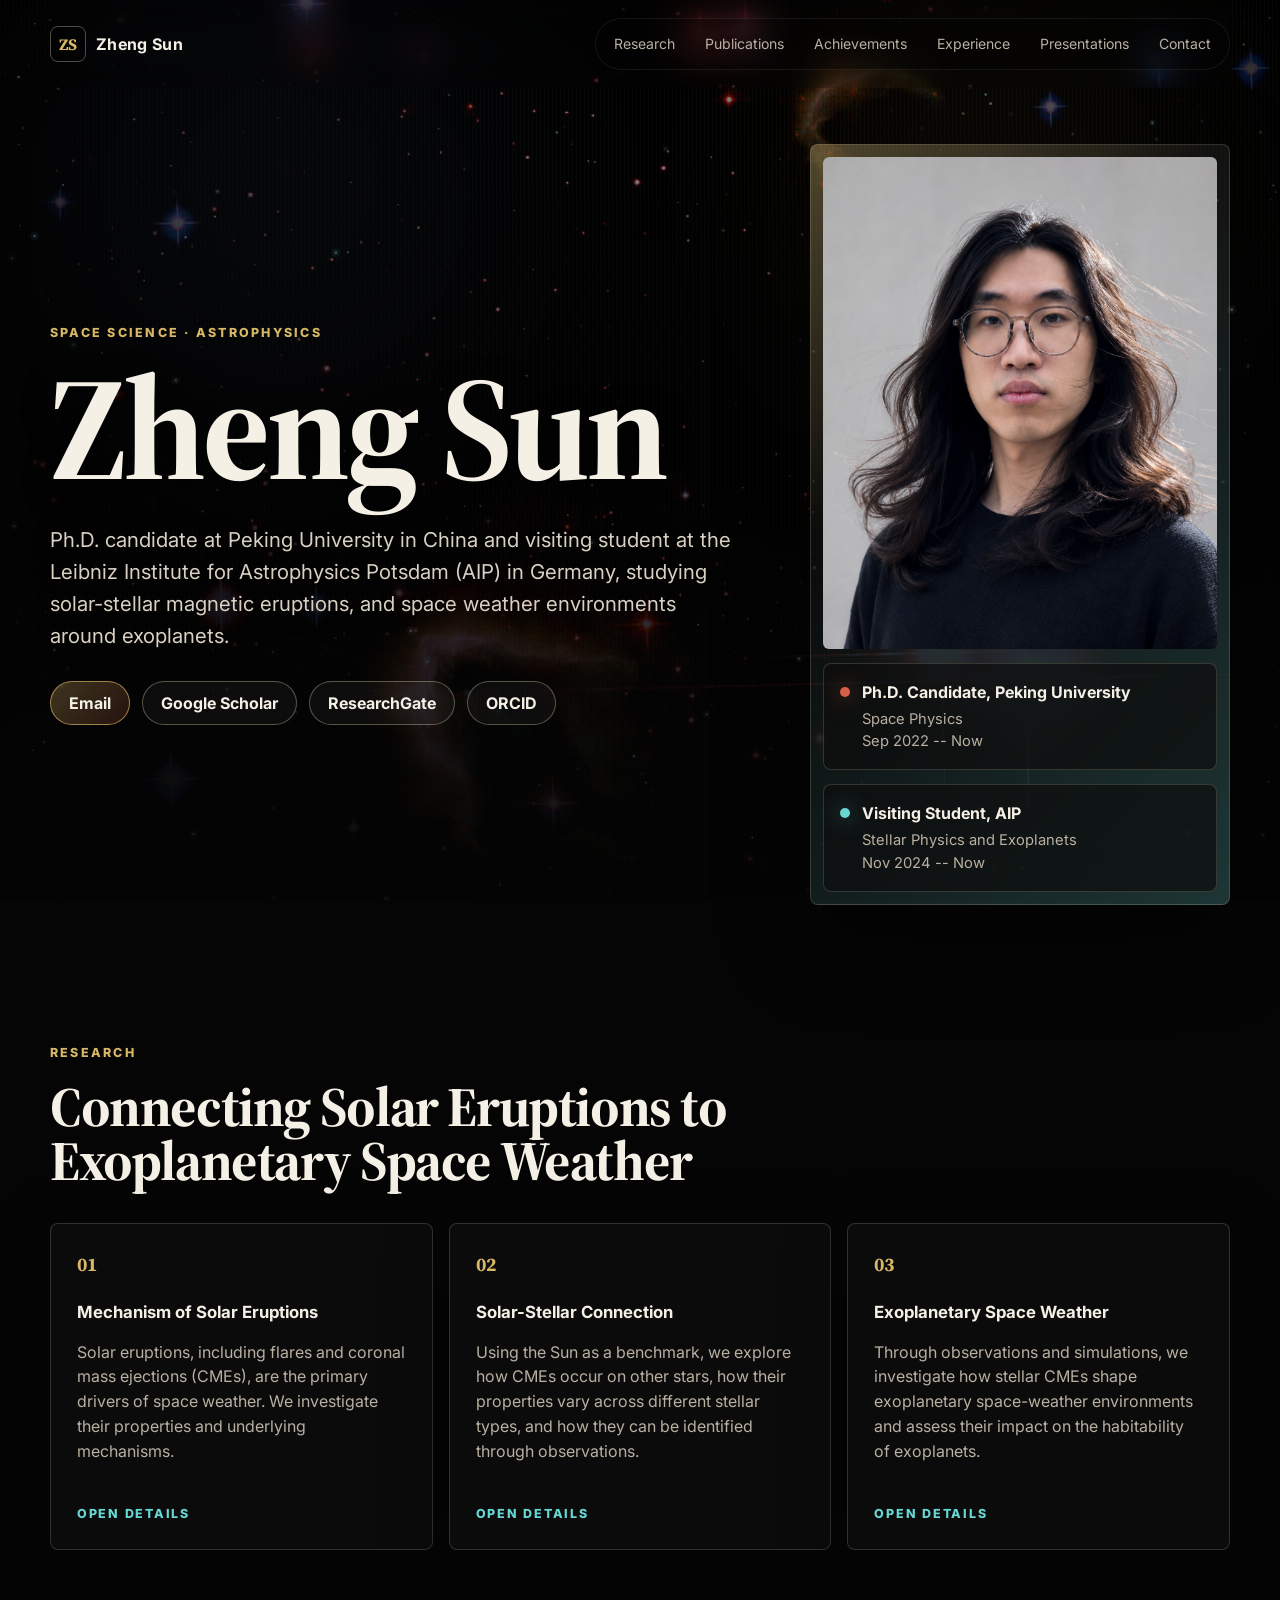
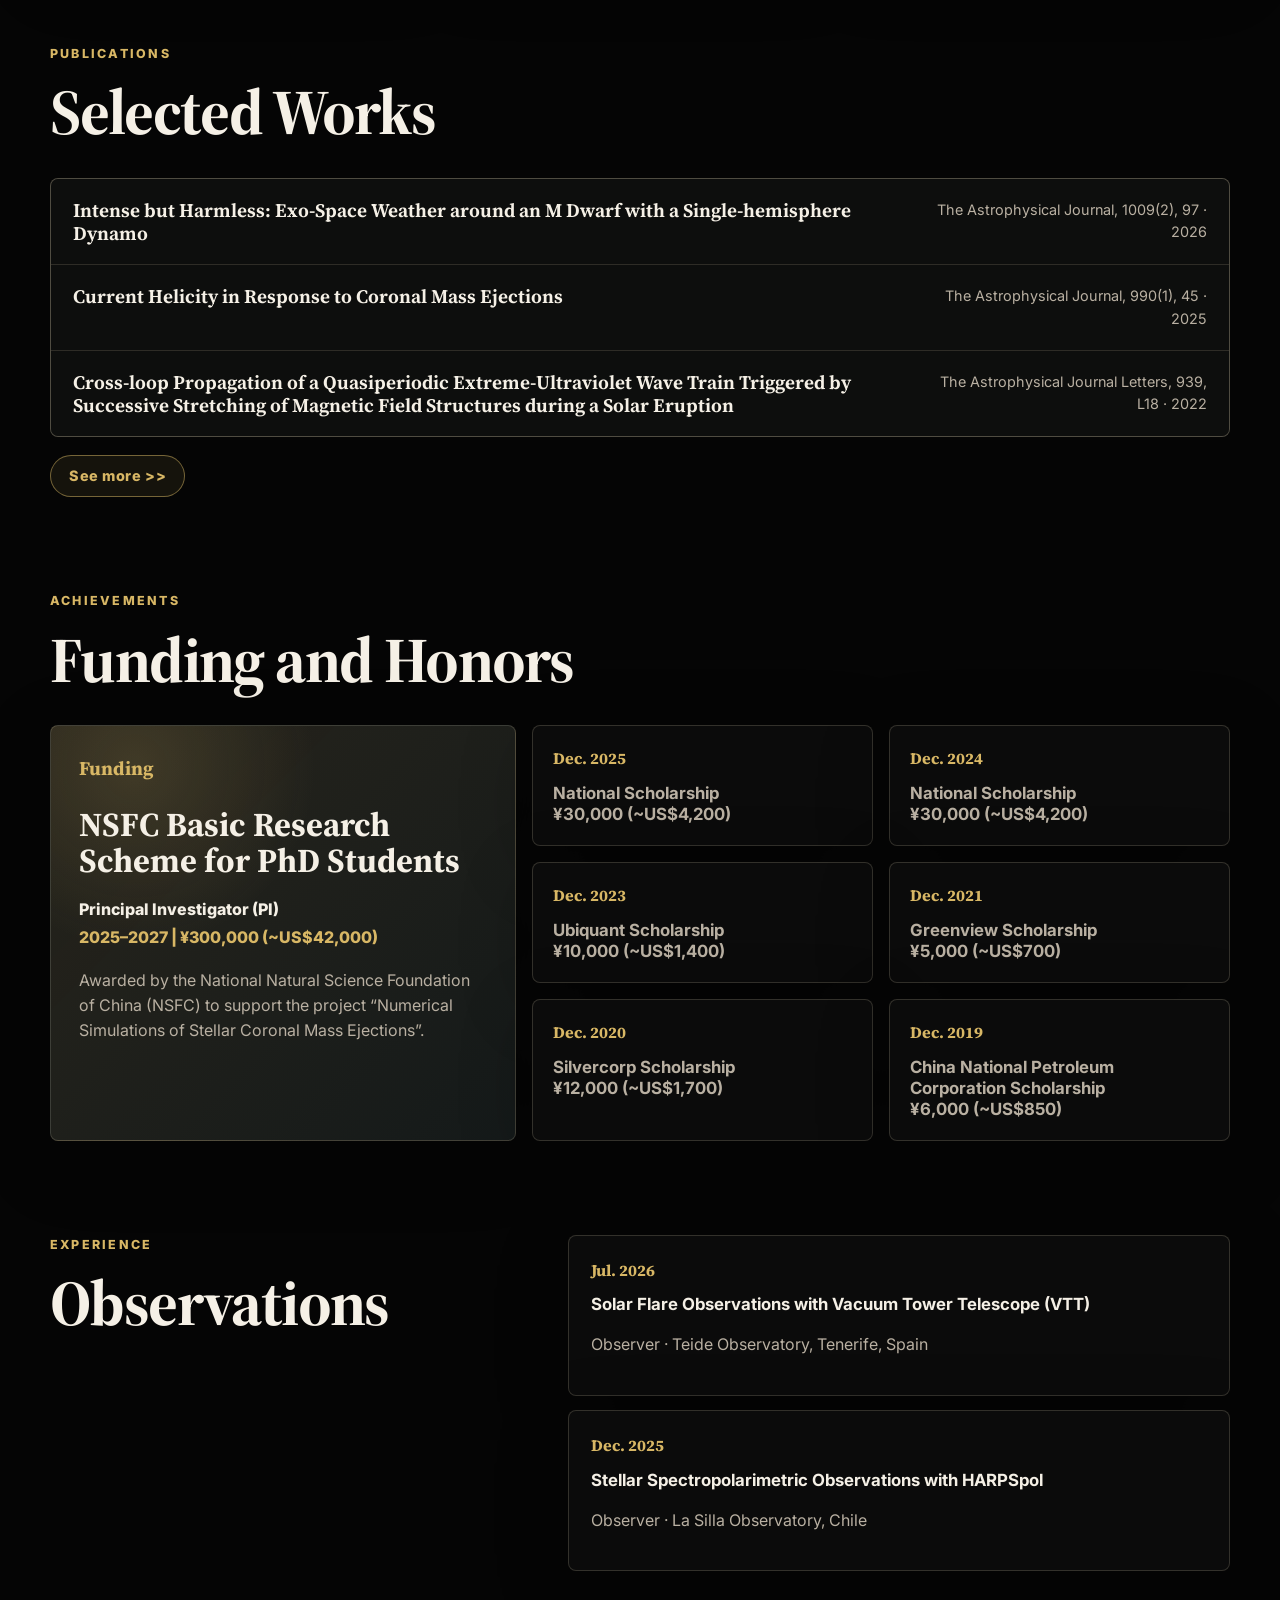
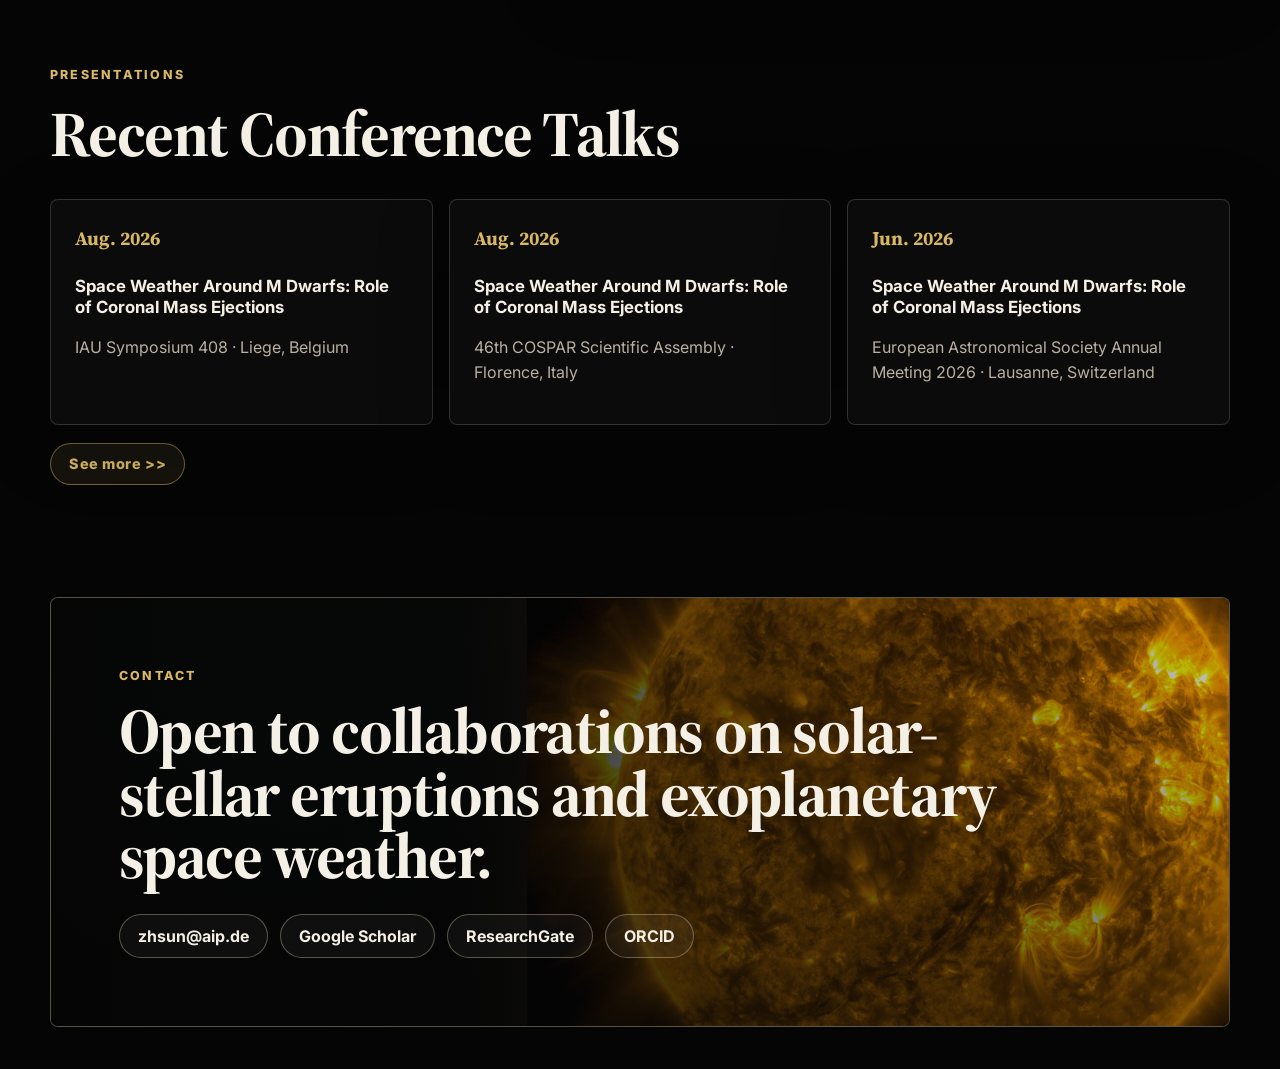
<file: index.html>
<!doctype html>
<html lang="en">
  <head>
    <meta charset="UTF-8" />
    <meta name="viewport" content="width=device-width, initial-scale=1.0" />
    <meta
      name="description"
      content="Zheng Sun is a Ph.D. candidate in space physics at Peking University and a visiting student at AIP, studying solar and stellar eruptions, coronal mass ejections, and exoplanetary space weather."
    />
    <meta name="author" content="Zheng Sun" />
    <meta name="robots" content="index, follow" />
    <link rel="canonical" href="https://selpirt3.github.io/" />
    <meta property="og:type" content="profile" />
    <meta property="og:title" content="Zheng Sun | Solar and Stellar Eruptions" />
    <meta
      property="og:description"
      content="Personal academic homepage of Zheng Sun, Ph.D. candidate at Peking University and visiting student at AIP, studying CMEs and exoplanetary space weather."
    />
    <meta property="og:url" content="https://selpirt3.github.io/" />
    <meta property="og:image" content="https://selpirt3.github.io/assets/images/portrait.png" />
    <meta property="profile:first_name" content="Zheng" />
    <meta property="profile:last_name" content="Sun" />
    <meta name="twitter:card" content="summary" />
    <meta name="twitter:title" content="Zheng Sun | Solar and Stellar Eruptions" />
    <meta
      name="twitter:description"
      content="Space physics Ph.D. candidate working on solar and stellar CMEs, magnetic eruptions, and exoplanetary space weather."
    />
    <meta name="twitter:image" content="https://selpirt3.github.io/assets/images/portrait.png" />
    <script type="application/ld+json">
      {
        "@context": "https://schema.org",
        "@type": "Person",
        "name": "Zheng Sun",
        "url": "https://selpirt3.github.io/",
        "image": "https://selpirt3.github.io/assets/images/portrait.png",
        "email": "mailto:zhsun@aip.de",
        "jobTitle": "Ph.D. Candidate in Space Physics",
        "affiliation": [
          {
            "@type": "CollegeOrUniversity",
            "name": "Peking University"
          },
          {
            "@type": "ResearchOrganization",
            "name": "Leibniz Institute for Astrophysics Potsdam"
          }
        ],
        "knowsAbout": [
          "Solar eruptions",
          "Stellar eruptions",
          "Coronal mass ejections",
          "Exoplanetary space weather",
          "Space physics",
          "Astrophysics"
        ],
        "sameAs": [
          "https://scholar.google.com/citations?user=lBU4pfsAAAAJ",
          "https://www.researchgate.net/profile/Zheng-Sun-27",
          "https://orcid.org/0000-0001-5657-7587",
          "https://github.com/Selpirt3"
        ]
      }
    </script>
    <title>Zheng Sun | Solar and Stellar Eruptions</title>
    <link
      rel="icon"
      href='data:image/svg+xml,<svg xmlns="http://www.w3.org/2000/svg" viewBox="0 0 64 64"><rect width="64" height="64" rx="12" fill="%23050505"/><text x="32" y="39" text-anchor="middle" font-family="Georgia" font-size="24" font-weight="700" fill="%23d8b765">ZS</text></svg>'
    />
    <link rel="preconnect" href="https://fonts.googleapis.com" />
    <link rel="preconnect" href="https://fonts.gstatic.com" crossorigin />
    <link
      href="https://fonts.googleapis.com/css2?family=Inter:wght@400;500;600;700;800&family=Source+Serif+4:opsz,wght@8..60,500;8..60,600;8..60,700&display=swap"
      rel="stylesheet"
    />
    <link rel="stylesheet" href="styles.css?v=20260906-2" />
  </head>
  <body>
    <div class="site-shell">
      <div class="cosmic-photo-layer" aria-hidden="true"></div>
      <canvas class="starfield" aria-hidden="true"></canvas>
      <div class="grain"></div>

      <header class="topbar" aria-label="Primary navigation">
        <a class="brand" href="#home" aria-label="Zheng Sun home">
          <span class="brand-mark">ZS</span>
          <span>Zheng Sun</span>
        </a>
        <div class="topbar-controls">
          <nav class="nav-links">
            <a href="#research" data-i18n="navResearch">Research</a>
            <a href="#publications" data-i18n="navPublications">Publications</a>
            <a href="#achievements" data-i18n="navAchievements">Achievements</a>
            <a href="#experience" data-i18n="navExperience">Experience</a>
            <a href="#talks" data-i18n="navPresentations">Presentations</a>
            <a href="#contact" data-i18n="navContact">Contact</a>
          </nav>
        </div>
      </header>

      <main id="home">
        <section class="hero section-grid" aria-labelledby="hero-title">
          <div class="hero-copy">
            <p class="eyebrow" data-i18n="heroEyebrow">Space Science · Astrophysics</p>
            <h1 id="hero-title">Zheng Sun</h1>
            <p class="hero-lede" data-i18n="heroLede">
              Ph.D. candidate at Peking University in China and visiting student at the Leibniz Institute for
              Astrophysics Potsdam (AIP) in Germany, studying solar-stellar magnetic eruptions, and
              space weather environments around exoplanets.
            </p>
            <div class="hero-actions" aria-label="Profile links">
              <a class="button primary" href="mailto:zhsun@aip.de" data-i18n="email">Email</a>
              <a
                class="button"
                href="https://scholar.google.com/citations?user=lBU4pfsAAAAJ&hl=zh-CN"
                target="_blank"
                rel="noreferrer"
                >Google Scholar</a
              >
              <a
                class="button"
                href="https://www.researchgate.net/profile/Zheng-Sun-27?ev=hdr_xprf"
                target="_blank"
                rel="noreferrer"
                >ResearchGate</a
              >
              <a
                class="button"
                href="https://orcid.org/0000-0001-5657-7587"
                target="_blank"
                rel="noreferrer"
                >ORCID</a
              >
            </div>
          </div>

          <aside class="portrait-panel" aria-label="Portrait and current roles">
            <div class="portrait-frame">
              <img src="assets/images/portrait.png" alt="Portrait of Zheng Sun" />
            </div>
            <div class="role-card">
              <span class="status-dot" aria-hidden="true"></span>
              <div>
                <strong data-i18n="rolePhd">Ph.D. Candidate, Peking University</strong>
                <p data-i18n="rolePhdMeta">Space Physics<br>Sep 2022 -- Now</p>
              </div>
            </div>
            <div class="role-card muted">
              <span class="status-dot cool" aria-hidden="true"></span>
              <div>
                <strong data-i18n="roleAip">Visiting Student, AIP</strong>
                <p data-i18n="roleAipMeta">Stellar Physics and Exoplanets<br>Nov 2024 -- Now</p>
              </div>
            </div>
          </aside>
        </section>

        <section id="research" class="section-block">
          <div class="section-heading">
            <p class="eyebrow" data-i18n="researchEyebrow">Research</p>
            <h2 data-i18n="researchTitle">Connecting Solar Eruptions to<br>Exoplanetary Space Weather</h2>
          </div>
          <div class="research-grid">
            <button class="research-card research-trigger" type="button" data-research-panel="0">
              <span class="card-index">01</span>
              <h3 data-i18n="researchCard1Title">Mechanism of Solar Eruptions</h3>
              <p data-i18n="researchCard1Text">
                Solar eruptions, including flares and coronal mass ejections (CMEs), are the primary drivers of space weather. We investigate their properties and underlying mechanisms.
              </p>
              <span class="research-card-action" data-i18n="researchDetailsCta">Open details</span>
            </button>
            <button class="research-card research-trigger" type="button" data-research-panel="1">
              <span class="card-index">02</span>
              <h3 data-i18n="researchCard2Title">Solar-Stellar Connection</h3>
              <p data-i18n="researchCard2Text">
                Using the Sun as a benchmark, we explore how CMEs occur on other stars, how their properties vary across different stellar types, and how they can be identified through observations.
              </p>
              <span class="research-card-action" data-i18n="researchDetailsCta">Open details</span>
            </button>
            <button class="research-card research-trigger" type="button" data-research-panel="2">
              <span class="card-index">03</span>
              <h3 data-i18n="researchCard3Title">Exoplanetary Space Weather</h3>
              <p data-i18n="researchCard3Text">
                Through numerical simulations, we investigate how stellar CMEs shape exoplanetary space-weather environments and assess their impact on the habitability of exoplanets.
              </p>
              <span class="research-card-action" data-i18n="researchDetailsCta">Open details</span>
            </button>
          </div>
        </section>

        <div class="research-modal" data-research-modal hidden aria-hidden="true">
          <div class="research-modal-backdrop" data-research-close></div>
          <section class="research-dialog" role="dialog" aria-modal="true" aria-labelledby="research-modal-title" tabindex="-1">
            <button class="research-close" type="button" data-research-close data-i18n-aria-label="closeResearchModal" aria-label="Close research details">×</button>
            <span class="card-index" data-research-modal-index>01</span>
            <h2 id="research-modal-title" data-research-modal-title></h2>
            <p class="research-modal-summary" data-research-modal-summary></p>
            <div class="research-work-list" data-research-modal-works></div>
          </section>
        </div>

        <section id="publications" class="section-block publications">
          <div class="section-heading">
            <p class="eyebrow" data-i18n="publicationsEyebrow">Publications</p>
            <h2 data-i18n="publicationsTitle">Selected Works</h2>
          </div>
          <ol class="publication-list">
            <li>
              <a href="https://iopscience.iop.org/article/10.3847/1538-4357/ae976d/meta" target="_blank" rel="noreferrer" data-i18n="pubSelected1">
                Intense but Harmless: Exo-Space Weather around an M Dwarf with a Single-hemisphere Dynamo
              </a>
              <span>The Astrophysical Journal, 1009(2), 97 · 2026</span>
            </li>
            <li>
              <a href="https://iopscience.iop.org/article/10.3847/1538-4357/adf18b/meta" target="_blank" rel="noreferrer" data-i18n="pubSelected2">
                Current Helicity in Response to Coronal Mass Ejections
              </a>
              <span>The Astrophysical Journal, 990(1), 45 · 2025</span>
            </li>
            <li>
              <a href="https://iopscience.iop.org/article/10.3847/2041-8213/ac9aff/meta" target="_blank" rel="noreferrer" data-i18n="pubSelected3">
                Cross-loop Propagation of a Quasiperiodic Extreme-Ultraviolet Wave Train Triggered by Successive Stretching of Magnetic Field Structures during a Solar Eruption
              </a>
              <span>The Astrophysical Journal Letters, 939, L18 · 2022</span>
            </li>
          </ol>
          <button class="expand-button" type="button" data-toggle="all-publications" data-i18n="seeMore" aria-expanded="false">
            See more&gt;&gt;
          </button>
          <div id="all-publications" class="expand-panel" hidden>
            <h3 data-i18n="firstAuthorPublications">First-author publications</h3>
            <ol class="compact-list">
              <li><strong>Z. Sun</strong>, J.D. Alvarado-Gómez, H. Tian, et al. (2026), A Stellar Coronal Mass Ejection Candidate Detected on the Young Solar-Type Star DS Tucana A with VLT/ESPRESSO, submitted to <em>The Astrophysical Journal</em>.</li>
              <li><strong>Z. Sun</strong>, J.D. Alvarado-Gómez, H. Tian, et al. (2026), <a href="https://iopscience.iop.org/article/10.3847/1538-4357/ae976d/meta" target="_blank" rel="noreferrer">Intense but Harmless: Exo-Space Weather around an M Dwarf with a Single-hemisphere Dynamo</a>, <em>The Astrophysical Journal, 1009(2), 97</em>.</li>
              <li><strong>Z. Sun</strong>, J.D. Alvarado-Gómez &amp; H. Tian (2026). <a href="https://iopscience.iop.org/article/10.3847/1538-4357/ae884c" target="_blank" rel="noreferrer">How Magnetic Field Strength Affects Stellar Coronal Mass Ejection Dynamics</a>. <em>The Astrophysical Journal, 1007(1), 95.</em></li>
              <li><strong>Z. Sun</strong>, A.G.M. Pietrow, M. Druett, et al. (2026). <a href="https://www.aanda.org/articles/aa/full_html/2026/07/aa59875-26/aa59875-26.html" target="_blank" rel="noreferrer">Fine-scale downflows above flare ribbons captured by Solar Orbiter/EUI</a>. <em>Astronomy &amp; Astrophysics, 711, A279</em>.</li>
              <li><strong>Z. Sun</strong>, T. Li, X. Bian, et al. (2025). <a href="https://iopscience.iop.org/article/10.3847/1538-4357/adf18b/meta" target="_blank" rel="noreferrer">Current Helicity in Response to Coronal Mass Ejections</a>. <em>The Astrophysical Jounal, 990(1), 45.</em></li>
              <li><strong>Z. Sun</strong>, H. Tian, T. Li, et al. (2024). <a href="https://iopscience.iop.org/article/10.3847/1538-4357/ad738d" target="_blank" rel="noreferrer">Fast Downflows Observed during a Polar Crown Filament Eruption</a>. <em>The Astrophysical Journal, 974(2), 205.</em></li>
              <li><strong>Z. Sun</strong>, T. Li, Y. Hou, et al. (2024). <a href="https://link.springer.com/article/10.1007/s11207-024-02329-4" target="_blank" rel="noreferrer">The Origin of an Intense Geomagnetic Storm on 2023 December 1st: Successive Buildup and Eruption of Multiple Magnetic Flux Ropes</a>. <em>Solar Physics, 299(6), 1-22.</em></li>
              <li><strong>Z. Sun</strong>, T. Li, Q. Wang, et al. (2024). <a href="https://www.aanda.org/articles/aa/abs/2024/06/aa48734-23/aa48734-23.html" target="_blank" rel="noreferrer">Magnetic helicity evolution during active region emergence and subsequent flare productivity</a>. <em>Astronomy &amp; Astrophysics, 686, A148.</em></li>
              <li><strong>Z. Sun</strong>, T. Li, H. Tian, et al. (2023). <a href="https://iopscience.iop.org/article/10.3847/1538-4357/ace5b1/meta" target="_blank" rel="noreferrer">Observation of Two Splitting Processes in a Partial Filament Eruption on the Sun: the Role of Breakout Reconnection</a>. <em>The Astrophysical Journal, 953(2), 148.</em></li>
              <li><strong>Z. Sun</strong>, H. Tian, P. F. Chen, et al. (2022). <a href="https://iopscience.iop.org/article/10.3847/2041-8213/ac9aff/meta" target="_blank" rel="noreferrer">Cross-loop Propagation of a Quasiperiodic Extreme-Ultraviolet Wave Train Triggered by Successive Stretching of Magnetic Field Structures during a Solar Eruption</a>. <em>The Astrophysical Journal Letters, 939(2), L18.</em></li>
            </ol>
            <h3 data-i18n="coauthoredPublications">Co-authored publications</h3>
            <ol class="compact-list">
              <li>Z. Wu, T. Van Doorsselaere, J. He, …, &amp; <strong>Z. Sun</strong>. (2026). <a href="https://iopscience.iop.org/article/10.3847/2041-8213/ae7369" target="_blank" rel="noreferrer">Imaging Magnetically Driven Astrospheres: A Forward Modelling Approach</a>. <em>The Astrophysical Journal Letters, 1005(2), L41</em></li>
              <li>X. Duan, T. Li, Y. Cui, … &amp; <strong>Z. Sun</strong>. (2026). <a href="https://iopscience.iop.org/article/10.3847/1538-4357/ae63bb" target="_blank" rel="noreferrer">Solar Energetic Particle Events and Associated Type II Radio Bursts from Different Source Regions</a>. <em>The Astrophysical Journal, 1003(1), 53.</em></li>
              <li>F. Qiao, H. Li, J. Wang, Y. Duan, <strong>Z. Sun</strong>, et al. (2025). <a href="https://iopscience.iop.org/article/10.3847/1538-4357/ae4bd9" target="_blank" rel="noreferrer">Fine Structure and Formation Mechanism of a Sunspot Bipolar Light Bridge in NOAA AR 13663</a>. <em>The Astrophysical Journal, 1000(2), 205.</em></li>
              <li>Y. Duan, X. Yan, J. Hong, …, <strong>Z. Sun</strong>, et al. (2025). <a href="https://www.aanda.org/articles/aa/abs/2026/02/aa57158-25/aa57158-25.html" target="_blank" rel="noreferrer">Resolving Interchange Reconnection Dynamics in a Fan-Spine-like Topology Observed by Solar Orbiter</a>. <em>Astronomy &amp; Astrophysics, 706, A1.</em></li>
              <li>X. Duan, T. Li, Y. Hou, …, <strong>Z. Sun</strong>, et al. (2025). <a href="https://iopscience.iop.org/article/10.3847/1538-4357/ade9af" target="_blank" rel="noreferrer">A Statistical Analysis of Magnetic Parameters in Solar Source Regions of Halo Coronal Mass Ejections with and without Solar Energetic Particle Events</a>. <em>The Astrophysical Journal, 988(2), 265.</em></li>
              <li>Y. Chen, H. Lu, H. Tian, …, <strong>Z. Sun</strong>, et al. (2025). <a href="https://iopscience.iop.org/article/10.3847/2041-8213/ade685" target="_blank" rel="noreferrer">Asymmetries in Fe IX 17.1 nm and Fe XII 19.5 nm Line Profiles as Possible Signatures of Obscuration Dimming in Sun-as-a-star Spectra</a>. <em>The Astrophysical Journal Letters, 987(1), L22.</em></li>
              <li>Y. Zhang, T. Li, W. Teng, …, <strong>Z. Sun</strong>, et al. (2025). <a href="https://iopscience.iop.org/article/10.3847/2041-8213/add33b" target="_blank" rel="noreferrer">Quasiperiodic Slow-propagating Extreme-ultraviolet “Wave” Trains after the Filament Eruption</a>. <em>The Astrophysical Journal Letters, 985(1), L1.</em></li>
              <li>L. Chan, X. Bai, Y. Feng, … &amp; <strong>Z. Sun</strong>. (2025). <a href="https://iopscience.iop.org/article/10.3847/1538-4357/adc10a" target="_blank" rel="noreferrer">The Detectability of Coronal Mass Ejections in the Low Corona Using Multi-slit Extreme-ultraviolet Spectroscopy</a>. <em>The Astrophysical Journal, 984(2), 141.</em></li>
              <li>Y. Zhang, T. Li, Y. Hou, X. Duan, <strong>Z. Sun</strong>, et al. (2025). <a href="https://iopscience.iop.org/article/10.3847/2041-8213/adbb6e" target="_blank" rel="noreferrer">Quasiperiodic Super-Alfvénic Slippage along Flare Ribbons Observed by the Interface Region Imaging Spectrograph</a>. <em>The Astrophysical Journal Letters, 982(1), L9.</em></li>
              <li>Y. Duan, H. Chen, Z. Hou, <strong>Z. Sun</strong>, et al. (2025). <a href="https://iopscience.iop.org/article/10.3847/1538-4357/ada556" target="_blank" rel="noreferrer">Ubiquitous Small-scale Extreme-ultraviolet Upflow-like Events above Network Regions Observed by the Solar Orbiter/Extreme Ultraviolet Imager</a>. <em>The Astrophysical Journal, 979(2), 195.</em></li>
              <li>H. Lu, H. Tian, L. Zhang, … &amp; <strong>Z. Sun</strong>. (2025). <a href="https://iopscience.iop.org/article/10.3847/2041-8213/ad93cc/meta" target="_blank" rel="noreferrer">An Extreme Stellar Prominence Eruption Observed by LAMOST Time-Domain Spectroscopy</a>. <em>The Astrophysical Journal Letters, 978(2), L32.</em></li>
              <li>F. Qiao, L. Li, H. Tian, … &amp; <strong>Z. Sun</strong>. (2024). <a href="https://iopscience.iop.org/article/10.3847/1538-4357/ad6770" target="_blank" rel="noreferrer">Three Types of Solar Coronal Rain during Magnetic Reconnection between Open and Closed Magnetic Structures</a>. <em>The Astrophysical Journal, 973(1), 57.</em></li>
              <li>Z. Yang, H. Tian, Y. Zhu, … &amp; <strong>Z. Sun</strong>. (2024). <a href="https://iopscience.iop.org/article/10.3847/1538-4357/ad2a44" target="_blank" rel="noreferrer">Is It Possible to Detect Coronal Mass Ejections on Solar-Type Stars through Extreme-Ultraviolet Spectral Observations?</a>. <em>The Astrophysical Journal, 966(1), 24.</em></li>
              <li>Y. Duan, H. Tian, H. Chen, Y. Shen, <strong>Z. Sun</strong>, et al. (2024). <a href="https://iopscience.iop.org/article/10.3847/2041-8213/ad24f3/meta" target="_blank" rel="noreferrer">Formation of Fan-spine Magnetic Topologies through Flux Emergence and Subsequent Jet Production</a>. <em>The Astrophysical Journal Letters, 962(2), L38.</em></li>
              <li>X. Bai, H. Tian, Y. Deng, …, <strong>Z. Sun</strong>, et al. (2023). <a href="https://iopscience.iop.org/article/10.1088/1674-4527/accc74/meta" target="_blank" rel="noreferrer">The Solar Upper Transition Region Imager (SUTRI) onboard the SATech-01 Satellite</a>. <em>Research in Astronomy and Astrophysics, 23(6), 065014.</em></li>
            </ol>
          </div>
        </section>

        <section id="achievements" class="section-block achievements-section">
          <div class="section-heading">
            <p class="eyebrow" data-i18n="achievementsEyebrow">Achievements</p>
            <h2 data-i18n="achievementsTitle">Funding and Honors</h2>
          </div>
          <div class="achievement-layout">
            <article class="achievement-card funding-card">
              <span class="card-index" data-i18n="fundingLabel">Funding</span>
              <h3 data-i18n="fundingTitle">NSFC Basic Research Scheme for PhD Students</h3>
              <p class="achievement-role" data-i18n="fundingRole">Principal Investigator (PI)</p>
              <p class="achievement-meta" data-i18n="fundingMeta">2025–2027 | ¥300,000 (~US$42,000)</p>
              <p data-i18n="fundingDesc">
                Awarded by the National Natural Science Foundation of China (NSFC) to support the project “Numerical Simulations of Stellar Coronal Mass Ejections”.
              </p>
            </article>
 <div class="award-list" aria-label="Scholarships and honors">
  <article class="award-card">
    <time>Dec. 2025</time>
    <h3 data-i18n="award1">National Scholarship<br>¥30,000 (~US$4.2k)</h3>
  </article>

  <article class="award-card">
    <time>Dec. 2024</time>
    <h3 data-i18n="award2">National Scholarship<br>¥30,000 (~US$4,200)</h3>
  </article>

  <article class="award-card">
    <time>Dec. 2023</time>
    <h3 data-i18n="award3">Ubiquant Scholarship<br>¥10,000 (~US$1,400)</h3>
  </article>

  <article class="award-card">
    <time>Dec. 2021</time>
    <h3 data-i18n="award4">Greenview Scholarship<br>¥5,000 (~US$700)</h3>
  </article>

  <article class="award-card">
    <time>Dec. 2020</time>
    <h3 data-i18n="award5">Silvercorp Scholarship<br>¥12,000 (~US$1,700)</h3>
  </article>

  <article class="award-card">
    <time>Dec. 2019</time>
    <h3 data-i18n="award6">China National Petroleum Corporation Scholarship<br>¥6,000 (~US$850)</h3>
  </article>
</div>

          </div>
        </section>

        <section id="experience" class="section-block split-section">
          <div class="section-heading">
            <p class="eyebrow" data-i18n="experienceEyebrow">Experience</p>
            <h2 data-i18n="experienceTitle">Observations</h2>
          </div>
          <div class="timeline">
            <article>
              <time>Jul. 2026</time>
              <h3 data-i18n="experience1Title">Solar Flare Observations with Vacuum Tower Telescope (VTT)</h3>
              <p data-i18n="experience1Text">Observer · Teide Observatory, Tenerife, Spain</p>
            </article>
            <article>
              <time>Dec. 2025</time>
              <h3 data-i18n="experience2Title">Stellar Spectropolarimetric Observations with HARPSpol</h3>
              <p data-i18n="experience2Text">Observer · La Silla Observatory, Chile</p>
            </article>
            
            
          </div>
        </section>

        <section id="talks" class="section-block talks-panel">
          <div class="section-heading">
            <p class="eyebrow" data-i18n="talksEyebrow">Presentations</p>
            <h2 data-i18n="talksTitle">Recent Conference Talks</h2>
          </div>
          <div class="talk-grid">
            <article>
              <span>Aug. 2026</span>
              <h3 data-i18n="talk1Title">Space Weather Around M Dwarfs: Role of Coronal Mass Ejections</h3>
              <p data-i18n="talk1Text">IAU Symposium 408 · Liege, Belgium</p>
            </article>
            <article>
              <span>Aug. 2026</span>
              <h3 data-i18n="talk2Title">Space Weather Around M Dwarfs: Role of Coronal Mass Ejections</h3>
              <p data-i18n="talk2Text">46th COSPAR Scientific Assembly · Florence, Italy</p>
            </article>
            <article>
              <span>Jun. 2026</span>
              <h3 data-i18n="talk3Title">Space Weather Around M Dwarfs: Role of Coronal Mass Ejections</h3>
              <p data-i18n="talk3Text">European Astronomical Society Annual Meeting 2026 · Lausanne, Switzerland</p>
            </article>
          </div>
          <button class="expand-button" type="button" data-toggle="all-talks" data-i18n="seeMore" aria-expanded="false">
            See more &gt;&gt;
          </button>
          <div id="all-talks" class="expand-panel" hidden>
            <h3 data-i18n="contributedTalks">Contributed talks</h3>
            <ol class="compact-list">
              <li>IAU Symposium 408: Unraveling the Joint Lives of Stars and Exoplanets, Liege, Belgium, Aug. 17-21, 2026. Space Weather Around M Dwarfs: Role of Coronal Mass Ejections.</li>
              <li>46th COSPAR Scientific Assembly, Florence, Italy, Aug. 1-9, 2026. Space Weather Around M Dwarfs: Role of Coronal Mass Ejections.</li>
              <li>EAS Annual Meeting 2026, Lausanne, Switzerland, Jun. 29-Jul. 3, 2026. Space Weather Around M Dwarfs: Role of Coronal Mass Ejections.</li>
              <li>EGU General Assembly 2026, Vienna, Austria, May 3-8, 2026. Current Helicity Reversal during Coronal Mass Ejections.</li>
              <li>Berlin Early-career Space Research Conference, Berlin, Germany, Oct. 6-7, 2025. Space Weather around Moderately-rotating Fully Convective M dwarfs.</li>
              <li>IAU Symposium 400: Solar and Stellar Multi-scale Activitity, Medellin, Colombia, Jul. 21-25, 2025. Space Weather around Moderately-rotating Fully Convective M dwarfs.</li>
              <li>EAS Annual Meeting 2025, Cork, Ireland, Jun. 23-27, 2025. Space Weather around Moderately-rotating Fully Convective M dwarfs.</li>
              <li>6th SWMF User Meeting, online, Mar. 6-7, 2025. Space Weather around Moderately-rotating Fully Convective M dwarfs.</li>
              <li>4th Solar Activity Workshop, Weihai, China, Aug. 12-15, 2024. Fast Downflows in a Polar Crown Filament Eruption.</li>
              <li>45th COSPAR Scientific Assembly, Busan, South Korea, Jul. 13-21, 2024. Magnetic Helicity Evolution during Active Region Emergence and Subsequent Flare Productivity.</li>
              <li>ISSI-BJ International Team Meeting on Magnetohydrodynamic Wavetrains as a Tool for Probing the Solar
Corona, Beijing, China, Dec. 4-8, 2023. Cross-loop EUV Wave Train Triggered by Successive Stretching of Magnetic Field Structures Triggered by Successive Stretching of Magnetic Field Structures during a Solar Eruption.</li>
              <li>1st Joint Conference of ASO-S and CHASE Missions, Wuxi, China, Oct. 10-13, 2023. Two Splitting Processes in a Partial Filament Eruption.</li>
              <li>13th National Space Weather Symposium, Kunming, China, Jul. 18-22, 2023. Magnetic Helicity Evolution during Active Region Emergence and Subsequent Flare Productivity.</li>
              <li>National Solar Physics Meeting, Chengdu, China, Jun. 7-11, 2023. Cross-loop EUV Wave Train Triggered by Successive Stretching of Magnetic Field Structures.</li>
              <li>Workshop on Waves in the Solar and Stellar Atmosphere, online, Apr. 4, 2023. Cross-loop EUV Wave Train Triggered by Successive Stretching of Magnetic Field Structures.</li>
            </ol>
            <h3 data-i18n="posters">Posters</h3>
            <ol class="compact-list">
              <li>Cool Stars 23, Tokyo, Japan, Jun. 15-19, 2026. Space Weather Around M Dwarfs: Role of Coronal Mass Ejections.</li>
              <li>Solar Orbiter Workshop, Berlin, Germany, Mar. 16-19, 2026. Fine-scale Downflows Above Flare Ribbons Captured by Solar Orbiter/EUI.</li>
              <li>17th European Solar Physics Meeting, Turin, Italy, Sep. 9-13, 2024. Magnetic Helicity Evolution during Active Region Emergence and Subsequent Flare Productivity.</li>
              <li>1st Sun and Space Weather Joint Conference, Altay, China, Aug. 18-21, 2024. Fast Downflows in a Polar Crown Filament Eruption.</li>
              <li>IAU Symposium 388: Solar and Stellar Coronal Mass Ejections, Krakow, Poland, May 5-10, 2024. Fast Downflows in a Polar Crown Filament Eruption.</li>
            </ol>
          </div>
        </section>

        <section id="contact" class="section-block contact-section">
          <div class="contact-visual" aria-hidden="true">
            <img class="contact-sun" src="assets/images/nasa/sdo-sun.jpg" alt="" />
          </div>
          <div class="contact-content">
            <p class="eyebrow" data-i18n="contactEyebrow">Contact</p>
            <h2 data-i18n="contactTitle">Open to collaborations on solar-stellar eruptions and exoplanetary space weather.</h2>
            <div class="contact-links">
              <a href="mailto:zhsun@aip.de">zhsun@aip.de</a>
              <a href="https://scholar.google.com/citations?user=lBU4pfsAAAAJ&hl=zh-CN" target="_blank" rel="noreferrer">Google Scholar</a>
              <a href="https://www.researchgate.net/profile/Zheng-Sun-27?ev=hdr_xprf" target="_blank" rel="noreferrer">ResearchGate</a>
              <a href="https://orcid.org/0000-0001-5657-7587" target="_blank" rel="noreferrer">ORCID</a>
            </div>
          </div>
        </section>
      </main>
    </div>
    <script src="script.js?v=20261001-publication"></script>
    <!-- <script src="script.js"></script> -->
  </body>
</html>
</file>
<file: styles.css>
:root {
  color-scheme: dark;
  --bg: #050505;
  --panel: rgba(14, 15, 15, 0.72);
  --panel-strong: rgba(20, 22, 22, 0.9);
  --line: rgba(231, 219, 186, 0.18);
  --line-bright: rgba(231, 219, 186, 0.34);
  --text: #f5f0e6;
  --muted: #b9b0a2;
  --soft: #81796d;
  --gold: #d8b765;
  --cyan: #67d7d4;
  --ember: #d85f45;
  --shadow: 0 30px 90px rgba(0, 0, 0, 0.45);
  --serif: "Source Serif 4", Georgia, serif;
  --sans: "Inter", system-ui, -apple-system, BlinkMacSystemFont, "Segoe UI", sans-serif;
}

* {
  box-sizing: border-box;
}

html {
  scroll-behavior: smooth;
}

body {
  margin: 0;
  min-width: 320px;
  background: var(--bg);
  color: var(--text);
  font-family: var(--sans);
  line-height: 1.55;
}

body.modal-open {
  overflow: hidden;
}

a {
  color: inherit;
  text-decoration: none;
}

.site-shell {
  position: relative;
  min-height: 100vh;
  overflow: hidden;
  isolation: isolate;
}

.cosmic-photo-layer,
.starfield,
.grain {
  position: fixed;
  inset: 0;
  width: 100%;
  height: 100%;
  pointer-events: none;
}

.cosmic-photo-layer {
  position: fixed;
  z-index: -5;
  background:
    radial-gradient(circle at 30% 48%, rgba(0, 0, 0, 0.02), rgba(0, 0, 0, 0.32) 46%, rgba(0, 0, 0, 0.66) 100%),
    linear-gradient(90deg, rgba(0, 0, 0, 0.6), rgba(0, 0, 0, 0.08) 48%, rgba(0, 0, 0, 0.34)),
    linear-gradient(180deg, rgba(0, 0, 0, 0.02), rgba(0, 0, 0, 0.56) 92%),
    url("assets/images/nasa/hubble-freggs.jpg") center center / cover no-repeat;
  filter: saturate(1.28) contrast(1.08) brightness(1.08);
  opacity: 0.98;
}

.starfield {
  opacity: 0.9;
  z-index: -4;
}

.grain {
  z-index: -3;
  background:
    radial-gradient(circle at 22% 18%, rgba(80, 106, 156, 0.06), transparent 30%),
    radial-gradient(circle at 78% 20%, rgba(216, 183, 101, 0.045), transparent 28%),
    linear-gradient(180deg, rgba(5, 5, 5, 0), rgba(5, 5, 5, 0.72) 90%),
    linear-gradient(90deg, rgba(0, 0, 0, 0.34), transparent 52%, rgba(0, 0, 0, 0.12)),
    repeating-linear-gradient(90deg, rgba(255, 255, 255, 0.018) 0 1px, transparent 1px 4px);
}

.topbar {
  position: sticky;
  top: 0;
  z-index: 20;
  display: flex;
  align-items: center;
  justify-content: space-between;
  gap: 24px;
  width: min(1180px, calc(100% - 32px));
  margin: 0 auto;
  padding: 18px 0;
  backdrop-filter: blur(18px);
}

.brand,
.nav-links,
.topbar-controls {
  display: flex;
  align-items: center;
}

.brand {
  gap: 10px;
  font-weight: 700;
  letter-spacing: 0.02em;
}

.brand-mark {
  display: grid;
  width: 36px;
  height: 36px;
  place-items: center;
  border: 1px solid var(--line-bright);
  border-radius: 8px;
  color: var(--gold);
  font-family: var(--serif);
  font-weight: 700;
}

.topbar-controls {
  gap: 10px;
  min-width: 0;
}

.nav-links {
  gap: 6px;
  padding: 6px;
  border: 1px solid rgba(245, 240, 230, 0.08);
  border-radius: 999px;
  background: rgba(5, 5, 5, 0.36);
}

.nav-links a {
  padding: 8px 12px;
  border-radius: 999px;
  color: var(--muted);
  font-size: 0.88rem;
  transition: color 160ms ease, background 160ms ease;
}

.nav-links a:hover,
.nav-links a:focus-visible {
  background: rgba(216, 183, 101, 0.1);
  color: var(--text);
}

main {
  width: min(1180px, calc(100% - 32px));
  margin: 0 auto;
}

.section-grid {
  display: grid;
  grid-template-columns: minmax(0, 1.24fr) minmax(320px, 0.76fr);
  gap: clamp(28px, 6vw, 76px);
  align-items: center;
}

.hero {
  min-height: min(820px, calc(100vh - 72px));
  padding: 56px 0 44px;
}

.eyebrow {
  margin: 0 0 14px;
  color: var(--gold);
  font-size: 0.78rem;
  font-weight: 800;
  letter-spacing: 0.18em;
  text-transform: uppercase;
}

h1,
h2,
h3,
p {
  margin-top: 0;
}

h1,
h2 {
  font-family: var(--serif);
  line-height: 0.98;
}

h1 {
  max-width: 760px;
  margin-bottom: 24px;
  font-size: clamp(4.25rem, 12vw, 9.2rem);
  letter-spacing: -0.03em;
  text-shadow: 0 8px 30px rgba(0, 0, 0, 0.72);
}

h2 {
  max-width: 880px;
  margin-bottom: 0;
  font-size: clamp(2rem, 5vw, 4.6rem);
  letter-spacing: -0.025em;
}

h3 {
  font-size: 1.05rem;
  line-height: 1.25;
}

.hero-lede {
  max-width: 760px;
  margin-bottom: 30px;
  color: #d8d0c3;
  font-size: clamp(1.05rem, 2vw, 1.28rem);
  text-shadow: 0 4px 18px rgba(0, 0, 0, 0.84);
}

.hero-actions,
.contact-links {
  display: flex;
  flex-wrap: wrap;
  gap: 12px;
}

.button,
.contact-links a {
  display: inline-flex;
  align-items: center;
  min-height: 44px;
  padding: 0 18px;
  border: 1px solid var(--line-bright);
  border-radius: 999px;
  background: rgba(255, 255, 255, 0.04);
  color: var(--text);
  font-weight: 700;
  transition: transform 180ms ease, border-color 180ms ease, background 180ms ease;
}

.button:hover,
.contact-links a:hover {
  transform: translateY(-2px);
  border-color: rgba(216, 183, 101, 0.75);
  background: rgba(216, 183, 101, 0.1);
}

.button.primary {
  border-color: rgba(216, 183, 101, 0.65);
  background: linear-gradient(135deg, rgba(216, 183, 101, 0.28), rgba(216, 95, 69, 0.16));
}

.portrait-panel {
  position: relative;
  display: grid;
  gap: 14px;
  padding: 12px;
  border: 1px solid var(--line);
  border-radius: 8px;
  background: linear-gradient(180deg, rgba(255, 255, 255, 0.06), rgba(255, 255, 255, 0.02));
  box-shadow: var(--shadow);
}

.portrait-panel::before {
  position: absolute;
  inset: -1px;
  z-index: -1;
  border-radius: inherit;
  background: linear-gradient(135deg, rgba(216, 183, 101, 0.3), transparent 34%, rgba(103, 215, 212, 0.22));
  content: "";
}

.portrait-frame {
  overflow: hidden;
  aspect-ratio: 4 / 5;
  border-radius: 6px;
  background: #111;
}

.portrait-frame img {
  display: block;
  width: 100%;
  height: 100%;
  object-fit: cover;
  object-position: center 18%;
  filter: saturate(0.82) contrast(1.05);
}

.role-card {
  display: grid;
  grid-template-columns: auto 1fr;
  gap: 12px;
  padding: 16px;
  border: 1px solid var(--line);
  border-radius: 8px;
  background: var(--panel);
}

.role-card p {
  margin: 3px 0 0;
  color: var(--muted);
  font-size: 0.92rem;
}

.status-dot {
  width: 10px;
  height: 10px;
  margin-top: 7px;
  border-radius: 50%;
  background: var(--ember);
  box-shadow: 0 0 22px rgba(216, 95, 69, 0.78);
}

.status-dot.cool {
  background: var(--cyan);
  box-shadow: 0 0 22px rgba(103, 215, 212, 0.7);
}

.section-block {
  padding: 94px 0 0;
}

.section-heading {
  display: grid;
  gap: 4px;
  margin-bottom: 34px;
}

#research .section-heading h2 {
  max-width: 1120px;
  font-size: clamp(2.15rem, 4.35vw, 4rem);
}

.research-grid,
.talk-grid,
.award-list {
  display: grid;
  grid-template-columns: repeat(3, minmax(0, 1fr));
  gap: 16px;
}

.research-card,
.achievement-card,
.award-card,
.talk-grid article,
.timeline article {
  border: 1px solid var(--line);
  border-radius: 8px;
  background: var(--panel);
  box-shadow: 0 18px 70px rgba(0, 0, 0, 0.28);
}

.research-card {
  min-height: 272px;
  padding: 26px;
}

.research-trigger {
  display: grid;
  width: 100%;
  color: inherit;
  font: inherit;
  text-align: left;
  cursor: pointer;
  appearance: none;
  transition: transform 180ms ease, border-color 180ms ease, background 180ms ease, box-shadow 180ms ease;
}

.research-trigger:hover,
.research-trigger:focus-visible {
  transform: translateY(-4px);
  border-color: rgba(216, 183, 101, 0.46);
  background:
    radial-gradient(circle at 18% 8%, rgba(216, 183, 101, 0.12), transparent 34%),
    rgba(18, 18, 18, 0.78);
  box-shadow: 0 22px 80px rgba(0, 0, 0, 0.38);
  outline: none;
}

.research-card-action {
  align-self: end;
  margin-top: 24px;
  color: var(--cyan);
  font-size: 0.78rem;
  font-weight: 800;
  letter-spacing: 0.14em;
  text-transform: uppercase;
}

.research-modal {
  position: fixed;
  inset: 0;
  z-index: 80;
  display: grid;
  place-items: center;
  padding: clamp(14px, 3vw, 34px);
}

.research-modal[hidden] {
  display: none;
}

.research-modal-backdrop {
  position: absolute;
  inset: 0;
  background:
    radial-gradient(circle at 24% 18%, rgba(216, 183, 101, 0.16), transparent 28%),
    radial-gradient(circle at 78% 26%, rgba(103, 215, 212, 0.12), transparent 30%),
    linear-gradient(180deg, rgba(0, 0, 0, 0.64), rgba(0, 0, 0, 0.86));
  backdrop-filter: blur(18px) saturate(1.1);
}

.research-dialog {
  position: relative;
  width: min(1220px, 100%);
  max-height: min(840px, calc(100vh - 40px));
  overflow: auto;
  padding: clamp(24px, 4.6vw, 50px);
  border: 1px solid rgba(216, 183, 101, 0.38);
  border-radius: 12px;
  background:
    radial-gradient(circle at 16% 0%, rgba(216, 183, 101, 0.16), transparent 34%),
    radial-gradient(circle at 86% 12%, rgba(103, 215, 212, 0.12), transparent 32%),
    linear-gradient(145deg, rgba(20, 22, 22, 0.97), rgba(8, 8, 8, 0.95)),
    var(--panel-strong);
  box-shadow: 0 34px 110px rgba(0, 0, 0, 0.66), inset 0 1px 0 rgba(255, 255, 255, 0.08);
}

.research-dialog::before {
  position: absolute;
  top: 0;
  right: 76px;
  left: 42px;
  height: 1px;
  background: linear-gradient(90deg, transparent, rgba(216, 183, 101, 0.86), rgba(103, 215, 212, 0.42), transparent);
  content: "";
}

.research-dialog::after {
  position: absolute;
  top: 28px;
  right: 94px;
  width: 116px;
  height: 116px;
  border: 1px solid rgba(216, 183, 101, 0.18);
  border-radius: 999px;
  background:
    radial-gradient(circle, rgba(216, 183, 101, 0.18), transparent 56%),
    conic-gradient(from 80deg, transparent, rgba(103, 215, 212, 0.16), transparent, rgba(216, 183, 101, 0.18), transparent);
  opacity: 0.48;
  pointer-events: none;
  content: "";
}

.research-close {
  position: absolute;
  top: 18px;
  right: 18px;
  display: grid;
  width: 40px;
  height: 40px;
  place-items: center;
  border: 1px solid var(--line);
  border-radius: 999px;
  background: rgba(255, 255, 255, 0.04);
  color: var(--text);
  cursor: pointer;
  font: inherit;
  font-size: 1.5rem;
  line-height: 1;
}

.research-close:hover,
.research-close:focus-visible {
  border-color: rgba(216, 183, 101, 0.58);
  color: var(--gold);
  outline: none;
}

.research-dialog h2 {
  max-width: 840px;
  margin-bottom: 18px;
  padding-right: 42px;
  font-size: clamp(2rem, 5vw, 3.7rem);
}

.research-modal-summary {
  max-width: 820px;
  margin-bottom: 34px;
  color: var(--muted);
  font-size: 1.02rem;
}

.research-work-list {
  display: grid;
  gap: 22px;
}

.research-work-item {
  position: relative;
  display: grid;
  color: inherit;
  text-decoration: none;
  min-height: 342px;
  grid-template-columns: minmax(360px, 0.88fr) minmax(470px, 1.12fr);
  grid-template-rows: auto auto 1fr auto;
  gap: 12px 24px;
  overflow: hidden;
  padding: 18px;
  border: 1px solid rgba(231, 219, 186, 0.18);
  border-radius: 10px;
  background:
    linear-gradient(120deg, rgba(255, 255, 255, 0.05), transparent 34%),
    radial-gradient(circle at 12% 0%, rgba(216, 183, 101, 0.12), transparent 28%),
    rgba(255, 255, 255, 0.032);
  box-shadow: inset 0 1px 0 rgba(255, 255, 255, 0.055);
  transition: transform 180ms ease, border-color 180ms ease, background 180ms ease;
}

.research-work-item::before {
  position: absolute;
  inset: 0;
  border-radius: inherit;
  background:
    linear-gradient(90deg, rgba(216, 183, 101, 0.18), transparent 24%, transparent 76%, rgba(103, 215, 212, 0.14));
  opacity: 0;
  pointer-events: none;
  content: "";
  transition: opacity 180ms ease;
}

.research-work-item:hover {
  transform: translateY(-2px);
  border-color: rgba(216, 183, 101, 0.34);
  background:
    linear-gradient(120deg, rgba(255, 255, 255, 0.064), transparent 34%),
    radial-gradient(circle at 12% 0%, rgba(216, 183, 101, 0.15), transparent 28%),
    rgba(255, 255, 255, 0.042);
}

.research-work-item:focus-visible {
  border-color: rgba(103, 215, 212, 0.6);
  box-shadow:
    0 0 0 3px rgba(103, 215, 212, 0.16),
    inset 0 1px 0 rgba(255, 255, 255, 0.055);
  outline: none;
}

.research-work-item:hover::before {
  opacity: 1;
}

.research-work-media {
  display: grid;
  grid-column: 1;
  grid-row: 1 / 5;
  width: 100%;
  max-height: 340px;
  height: auto;
  margin: 0;
  align-self: center;
  place-items: center;
  overflow: hidden;
  border: 1px solid rgba(103, 215, 212, 0.24);
  border-radius: 9px;
  background:
    radial-gradient(circle at 50% 42%, rgba(103, 215, 212, 0.13), transparent 34%),
    linear-gradient(135deg, rgba(255, 255, 255, 0.052), rgba(255, 255, 255, 0.012));
  aspect-ratio: var(--media-aspect, 16 / 9);
  box-shadow:
    0 18px 50px rgba(0, 0, 0, 0.36),
    inset 0 0 0 1px rgba(255, 255, 255, 0.035);
}

.research-work-media.is-loaded {
  background:
    radial-gradient(circle at 50% 42%, rgba(103, 215, 212, 0.09), transparent 34%),
    rgba(255, 255, 255, 0.025);
}

.research-work-media img {
  display: block;
  width: calc(100% - 14px);
  height: calc(100% - 14px);
  max-height: 326px;
  object-fit: contain;
  border-radius: 6px;
  transition: transform 260ms ease, filter 260ms ease;
}

.research-work-item:hover .research-work-media img {
  filter: saturate(1.06) contrast(1.03);
  transform: scale(1.015);
}

.research-work-media span {
  color: var(--soft);
  font-size: 0.78rem;
  font-weight: 800;
  letter-spacing: 0.12em;
  text-transform: uppercase;
}

.research-work-label {
  display: inline-block;
  position: relative;
  z-index: 1;
  grid-column: 2;
  margin-bottom: 10px;
  width: max-content;
  padding: 5px 10px;
  border: 1px solid rgba(216, 183, 101, 0.3);
  border-radius: 999px;
  background: rgba(216, 183, 101, 0.08);
  color: var(--gold);
  font-size: 0.72rem;
  font-weight: 800;
  letter-spacing: 0.14em;
  text-transform: uppercase;
}

.research-work-item h3 {
  position: relative;
  z-index: 1;
  grid-column: 2;
  margin-bottom: 4px;
  font-family: var(--serif);
  font-size: clamp(1.32rem, 2vw, 1.88rem);
  line-height: 1.08;
}

.research-work-item p {
  position: relative;
  z-index: 1;
  grid-column: 2;
  margin-bottom: 0;
  color: var(--muted);
  font-size: 0.98rem;
  line-height: 1.7;
}

.research-work-link {
  position: relative;
  z-index: 1;
  grid-column: 2;
  align-self: end;
  width: max-content;
  margin-top: 4px;
  color: var(--cyan);
  font-size: 0.78rem;
  font-weight: 800;
  letter-spacing: 0.12em;
  text-transform: uppercase;
}

.research-work-item:nth-child(even) {
  grid-template-columns: minmax(470px, 1.12fr) minmax(360px, 0.88fr);
}

.research-work-item:nth-child(even) .research-work-media {
  grid-column: 2;
}

.research-work-item:nth-child(even) .research-work-label,
.research-work-item:nth-child(even) h3,
.research-work-item:nth-child(even) p,
.research-work-item:nth-child(even) .research-work-link {
  grid-column: 1;
}

.achievement-layout {
  display: grid;
  grid-template-columns: minmax(280px, 0.92fr) minmax(0, 1.38fr);
  gap: 16px;
  align-items: stretch;
}

.achievement-card {
  min-height: 100%;
  padding: 28px;
  background:
    radial-gradient(circle at 18% 10%, rgba(216, 183, 101, 0.16), transparent 34%),
    linear-gradient(135deg, rgba(216, 183, 101, 0.1), rgba(103, 215, 212, 0.035)),
    var(--panel-strong);
}

.achievement-card h3 {
  max-width: 640px;
  margin-bottom: 18px;
  font-family: var(--serif);
  font-size: clamp(1.45rem, 3vw, 2.1rem);
  line-height: 1.08;
}

.achievement-card p {
  color: var(--muted);
}

.achievement-role {
  margin-bottom: 4px;
  color: var(--text) !important;
  font-weight: 800;
}

.achievement-meta {
  margin-bottom: 18px;
  color: var(--gold) !important;
  font-weight: 800;
}

.award-list {
  grid-template-columns: repeat(2, minmax(0, 1fr));
}

.award-card {
  min-height: 118px;
  padding: 20px;
}

.award-card time {
  display: inline-block;
  margin-bottom: 12px;
  color: var(--gold);
  font-family: var(--serif);
  font-size: 1rem;
  font-weight: 700;
}

.award-card h3 {
  margin-bottom: 0;
}

.card-index,
.talk-grid span,
.timeline time {
  display: inline-block;
  margin-bottom: 22px;
  color: var(--gold);
  font-family: var(--serif);
  font-size: 1.2rem;
  font-weight: 700;
}

.research-card p,
.award-card h3,
.talk-grid p,
.timeline p {
  color: var(--muted);
}

.publication-list {
  display: grid;
  gap: 1px;
  margin: 0;
  padding: 0;
  list-style: none;
  overflow: hidden;
  border: 1px solid var(--line);
  border-radius: 8px;
  background: var(--line);
}

.publication-list li {
  display: grid;
  grid-template-columns: 1fr auto;
  gap: 22px;
  align-items: start;
  padding: 20px 22px;
  background: rgba(9, 10, 10, 0.86);
}

.publication-list a {
  font-family: var(--serif);
  font-size: 1.2rem;
  font-weight: 650;
  line-height: 1.18;
}

.publication-list a:hover {
  color: var(--gold);
}

.publication-list span {
  max-width: 270px;
  color: var(--muted);
  font-size: 0.9rem;
  text-align: right;
}

.split-section {
  display: grid;
  grid-template-columns: minmax(0, 0.8fr) minmax(0, 1.2fr);
  gap: clamp(24px, 6vw, 76px);
  align-items: start;
}

.timeline {
  position: relative;
  display: grid;
  gap: 14px;
}

.timeline article {
  padding: 22px;
}

.timeline time {
  margin-bottom: 12px;
  font-size: 1rem;
}

.talk-grid article {
  padding: 24px;
}

.expand-button {
  display: inline-flex;
  align-items: center;
  justify-content: center;
  min-height: 42px;
  margin-top: 18px;
  padding: 0 18px;
  border: 1px solid rgba(216, 183, 101, 0.5);
  border-radius: 999px;
  background: rgba(216, 183, 101, 0.08);
  color: var(--gold);
  cursor: pointer;
  font: inherit;
  font-size: 0.9rem;
  font-weight: 800;
  letter-spacing: 0.04em;
  transition: transform 180ms ease, background 180ms ease, border-color 180ms ease;
}

.expand-button:hover,
.expand-button:focus-visible {
  transform: translateY(-2px);
  border-color: rgba(216, 183, 101, 0.85);
  background: rgba(216, 183, 101, 0.15);
}

.expand-button.inline {
  justify-self: start;
  margin-top: 2px;
}

.expand-panel {
  margin-top: 18px;
  padding: 24px;
  border: 1px solid var(--line);
  border-radius: 8px;
  background:
    linear-gradient(135deg, rgba(216, 183, 101, 0.07), rgba(103, 215, 212, 0.04)),
    rgba(9, 10, 10, 0.86);
  box-shadow: 0 18px 70px rgba(0, 0, 0, 0.24);
}

.expand-panel.compact {
  display: grid;
  gap: 14px;
  padding: 0;
  border: 0;
  background: transparent;
  box-shadow: none;
}

.expand-panel h3 {
  margin: 0 0 14px;
  color: var(--text);
  font-family: var(--serif);
  font-size: 1.45rem;
}

.expand-panel h3:not(:first-child) {
  margin-top: 28px;
}

.compact-list {
  display: grid;
  gap: 10px;
  margin: 0;
  padding-left: 1.25rem;
  color: var(--muted);
}

.compact-list li {
  padding-left: 4px;
}

.compact-list a {
  color: var(--text);
  text-decoration: underline;
  text-decoration-color: rgba(216, 183, 101, 0.4);
  text-underline-offset: 3px;
}

.compact-list a:hover {
  color: var(--gold);
}

.contact-section {
  position: relative;
  overflow: hidden;
  margin: 112px 0 42px;
  padding: clamp(34px, 6vw, 68px);
  border: 1px solid var(--line-bright);
  border-radius: 8px;
  background:
    radial-gradient(circle at 76% 45%, rgba(216, 183, 101, 0.16), transparent 42%),
    radial-gradient(circle at 16% 18%, rgba(103, 215, 212, 0.08), transparent 30%),
    rgba(8, 9, 10, 0.94);
}

.contact-section::before {
  position: absolute;
  inset: 0;
  z-index: 1;
  background:
    linear-gradient(90deg, rgba(5, 5, 5, 0.94), rgba(5, 5, 5, 0.68) 44%, rgba(5, 5, 5, 0.14)),
    linear-gradient(180deg, rgba(5, 5, 5, 0.08), rgba(5, 5, 5, 0.42));
  content: "";
}

.contact-visual {
  position: absolute;
  inset: 0;
  z-index: 0;
  overflow: hidden;
}

.contact-visual img {
  position: absolute;
  user-select: none;
  pointer-events: none;
}

.contact-sun {
  top: 50%;
  right: -10%;
  width: min(66vw, 820px);
  max-width: none;
  transform: translateY(-50%);
  opacity: 1;
  filter: saturate(1.25) contrast(1.16) brightness(1.22) drop-shadow(0 0 48px rgba(216, 183, 101, 0.24));
  animation: solarDrift 16s ease-in-out infinite alternate;
}

.contact-content {
  position: relative;
  z-index: 2;
  max-width: 920px;
}

.contact-content h2 {
  margin-bottom: 26px;
}

@keyframes solarDrift {
  from {
    transform: translateY(-50%) scale(1);
  }

  to {
    transform: translateY(-52%) scale(1.035);
  }
}

.reveal {
  opacity: 0;
  transform: translateY(22px);
  transition: opacity 700ms ease, transform 700ms ease;
}

.reveal.is-visible {
  opacity: 1;
  transform: translateY(0);
}

@media (prefers-reduced-motion: reduce) {
  html {
    scroll-behavior: auto;
  }

  *,
  *::before,
  *::after {
    transition-duration: 1ms !important;
    animation-duration: 1ms !important;
    animation-iteration-count: 1 !important;
  }

  .starfield {
    opacity: 0.46;
  }

  .contact-sun {
    animation: none;
  }
}

@media (max-width: 900px) {
  .topbar {
    position: relative;
    align-items: flex-start;
  }

  .topbar-controls {
    max-width: 70vw;
  }

  .nav-links {
    max-width: 100%;
    overflow-x: auto;
    justify-content: flex-start;
  }

  .section-grid,
  .split-section {
    grid-template-columns: 1fr;
  }

  .hero {
    min-height: 0;
    padding-top: 54px;
  }

  .portrait-panel {
    max-width: 430px;
  }

  .research-grid,
  .achievement-layout,
  .talk-grid {
    grid-template-columns: repeat(2, minmax(0, 1fr));
  }

  .research-dialog {
    max-height: calc(100vh - 28px);
  }

  .research-dialog::after {
    display: none;
  }

  .research-work-item,
  .research-work-item:nth-child(even) {
    min-height: 0;
    grid-template-columns: 1fr;
    grid-template-rows: auto;
    gap: 12px;
  }

  .research-work-media,
  .research-work-item:nth-child(even) .research-work-media,
  .research-work-label,
  .research-work-item:nth-child(even) .research-work-label,
  .research-work-item h3,
  .research-work-item:nth-child(even) h3,
  .research-work-item p,
  .research-work-item:nth-child(even) p,
  .research-work-link,
  .research-work-item:nth-child(even) .research-work-link {
    grid-column: 1;
  }

  .research-work-media,
  .research-work-item:nth-child(even) .research-work-media {
    grid-row: auto;
    max-height: none;
    height: auto;
  }

  .research-work-media img {
    max-height: none;
  }

  .achievement-layout {
    grid-template-columns: 1fr;
  }

  .publication-list li {
    grid-template-columns: 1fr;
  }

  .publication-list span {
    max-width: none;
    text-align: left;
  }
}

@media (max-width: 620px) {
  main,
  .topbar {
    width: min(100% - 22px, 1180px);
  }

  .topbar {
    display: grid;
    gap: 14px;
  }

  .topbar-controls {
    width: 100%;
    max-width: none;
  }

  .nav-links {
    flex: 1;
    width: auto;
    max-width: none;
  }

  .nav-links a {
    padding: 8px 10px;
    font-size: 0.82rem;
  }

  h1 {
    font-size: clamp(3.4rem, 19vw, 5.4rem);
  }

  .research-grid,
  .award-list,
  .talk-grid {
    grid-template-columns: 1fr;
  }

  .section-block {
    padding-top: 68px;
  }

  .research-modal {
    padding: 10px;
  }

  .research-dialog {
    padding: 22px;
  }

  .research-dialog h2 {
    padding-right: 34px;
  }

  .research-work-item {
    padding: 14px;
  }

  .contact-section {
    margin-top: 68px;
    padding: 26px;
  }

  .contact-sun {
    right: -58%;
    width: 142vw;
    opacity: 0.76;
  }
}
</file>
